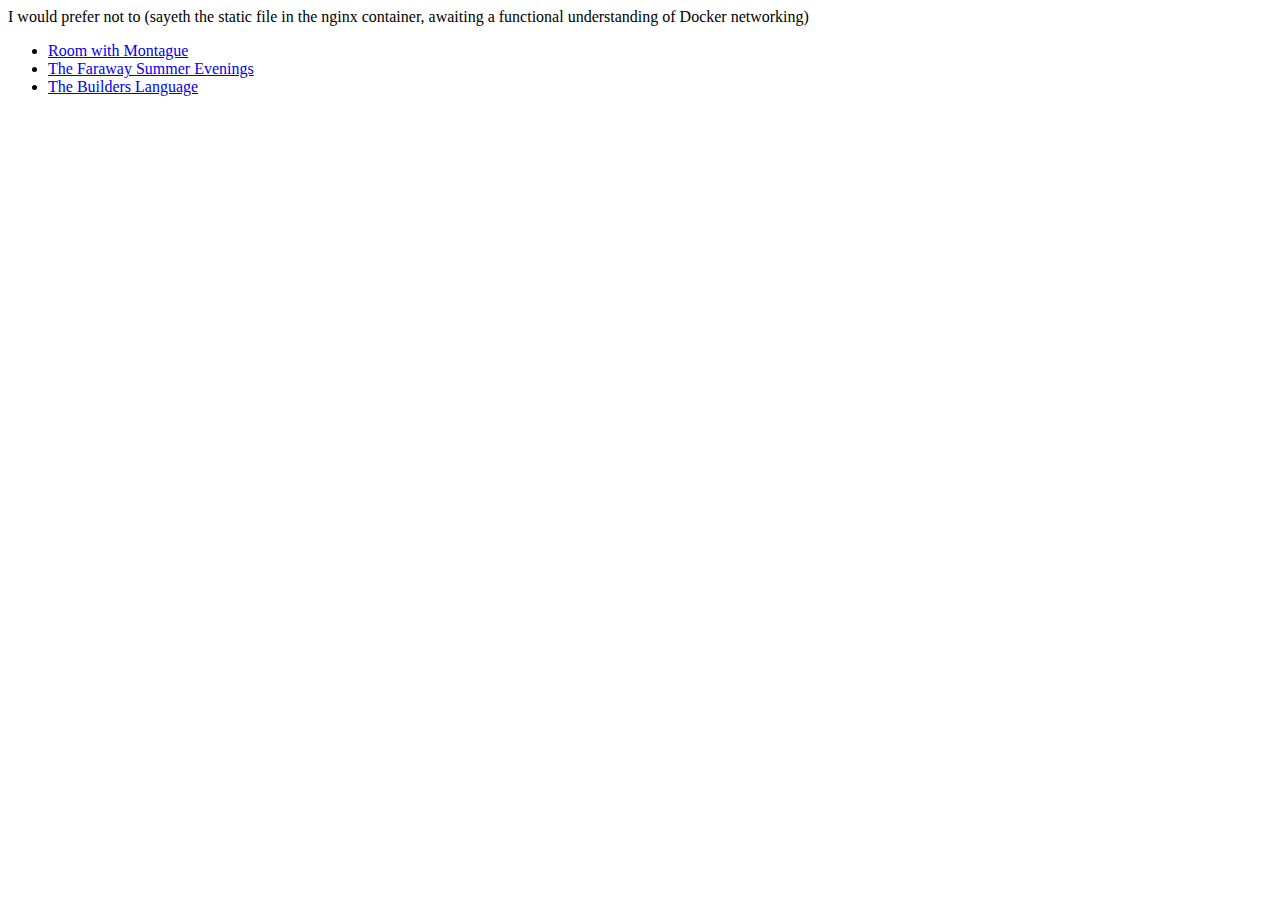
<file: carrythatload/hypertext_facade/index.html>
<html>
    <head>
        <title>No</title>
    </head>
    <body>
        I would prefer not to (sayeth the static file in the nginx container, awaiting a functional understanding of Docker networking)
        <ul>
            <li><a href="/rooms/">Room with Montague</a></li>
            <li><a href="/thefaraway/">The Faraway Summer Evenings</a></li>
            <li><a href="builderlang.html">The Builders Language</a></li>
        </ul>
    </body>
</html>
</file>
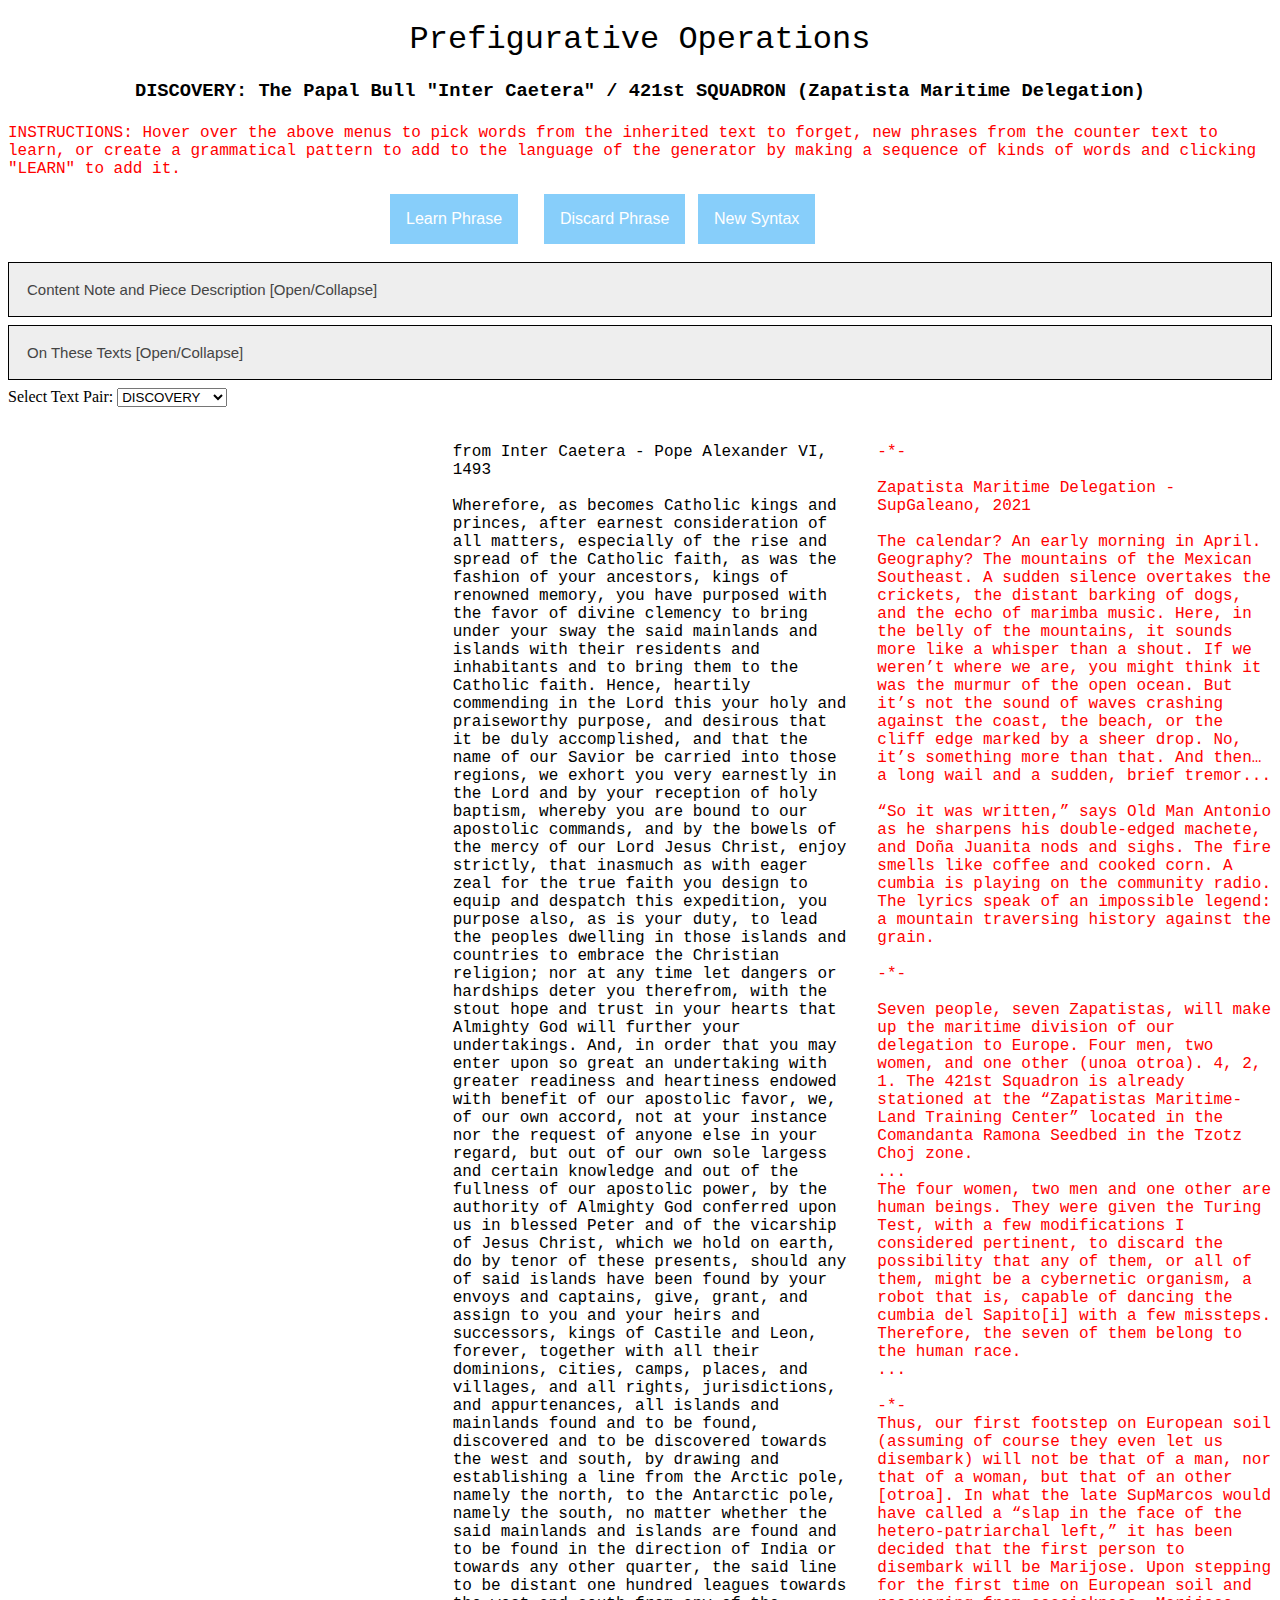
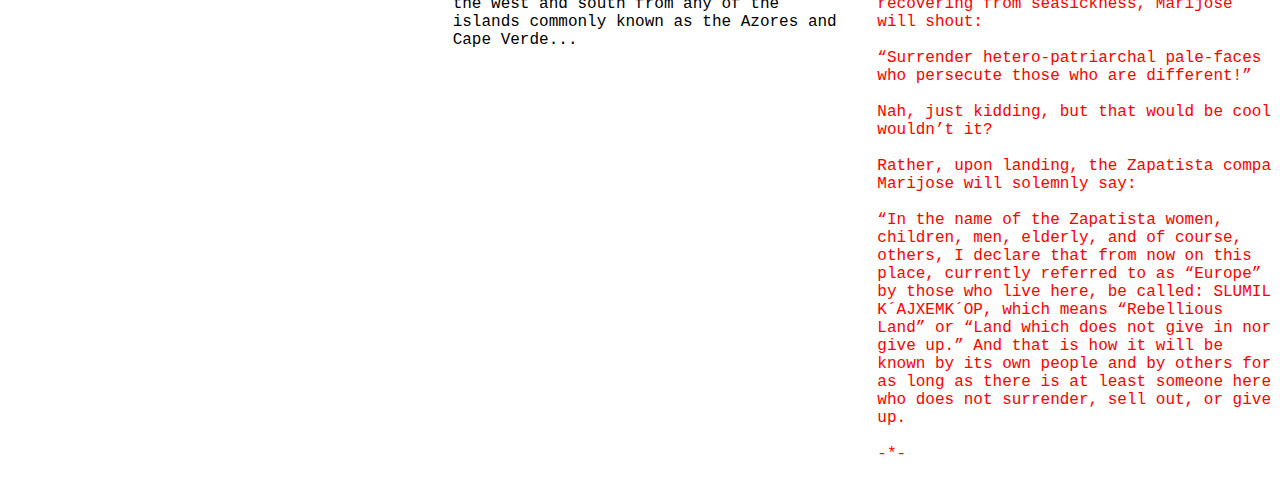
<file: carrythatload/hypertext_facade/facades/prefigurativeoperations/index.html>
<!DOCTYPE html>
<html lang="en">
<head>
    <meta charset="UTF-8">
    <meta name="viewport" content="width=device-width, initial-scale=1.0">
    <title>Prefigurative Operations</title>
    <link rel="stylesheet" href="prefigurativeoperations.css">
</head>
<body>
    <h1 class="title">Prefigurative Operations</h1>
    <h3 id="textNames"></h3>
    <h5 id="nextText"></h3>

    <p class="apologia" id="instructions">INSTRUCTIONS: Hover over the above menus to pick words from the inherited text to forget, new phrases from the counter text to learn, or create a grammatical pattern to add to the language of the generator by making a sequence of kinds of words and clicking "LEARN" to add it.</p>
    <div class="menubar">
        <div class="interventions">
            <button id="learn" class="intervention">Learn Phrase</button>
            <div id="newWords" class="dropdown-content">
                <a href="#" id="newword1">New 1</a>
                <a href="#" id="newword2">New 2</a>
                <a href="#" id="newword3">New 3</a>
            </div>
        </div>
        <div class="interventions">
            <button id="forget" class="intervention">Discard Phrase</button>
            <div id="oldWords" class="dropdown-content">
                <a href="#" id="oldword1">Old 1</a>
                <a href="#" id="oldword2">Old 2</a>
                <a href="#" id="oldword3">Old 3</a>
            </div>
        </div>
        <div class="interventions">
            <button id="newSyntax" class="intervention">New Syntax</button>
            <div id="newSyntax" class="dropdown-content">
                <a href="javascript:addCat('noun')" id="addNoun">Add Noun</a>
                <a href="javascript:addCat('verb')" id="addVerb">Add Verb</a>
                <a href="javascript:addCat('adjective')" id="addAdjective">Add Adjective</a>
                <a href="javascript:learnSyntax()" id="learnSyntax">LEARN: </a>
                <a href="javascript:resetSyntax()" id="resetSyntax">RESET</a>
            </div>
        </div>
    </div>
    <button type="button" class="collapsible">Content Note and Piece Description [Open/Collapse]</button>
    <div class="content">
    <p class="apologia">These texts may mention bodily harm, racialized and anti-Indigenous violence, gendered and sexual violence, enslavement, and imprisonment. Prefigurative Operations invites readers to dismantle and refigure texts within the adversarial constraints of a colonial racial capitalist discourse, using critical counter-texts. What words and what syntax can show potential liberatory roads. The designer only hopes to be a vector for a few spores of the counter-texts' meanings and forms, not mine to fully know. Due to the hegemonic dynamics of algorithmic language processing, all texts are considered only in their English translation (the other side of this coin being, for now, some greater possibilites of subtlety and evasion in non-hegemonic languages).</p>
    </div>
    <button type="button" class="collapsible">On These Texts [Open/Collapse]</button>
    <div class="content">
    <p class="apologia" id="onTexts"></p>
    </div>
    <label for ="pairings">Select Text Pair: </label>
    <select name="pairings" id="pairings">
    </select>
    <div class="palimpsest">
        <div class="text">
            <p id="composition"></p>
        </div>
        <div class="text">
            <p id="canon"></p>
        </div>
        <div class="text">
            <p id="counter"></p>
        </div>
    </div>
    <script src="compromise.js"></script>
    <script src="prefigurativeoperations.js"></script>
</body>
</html>
</file>
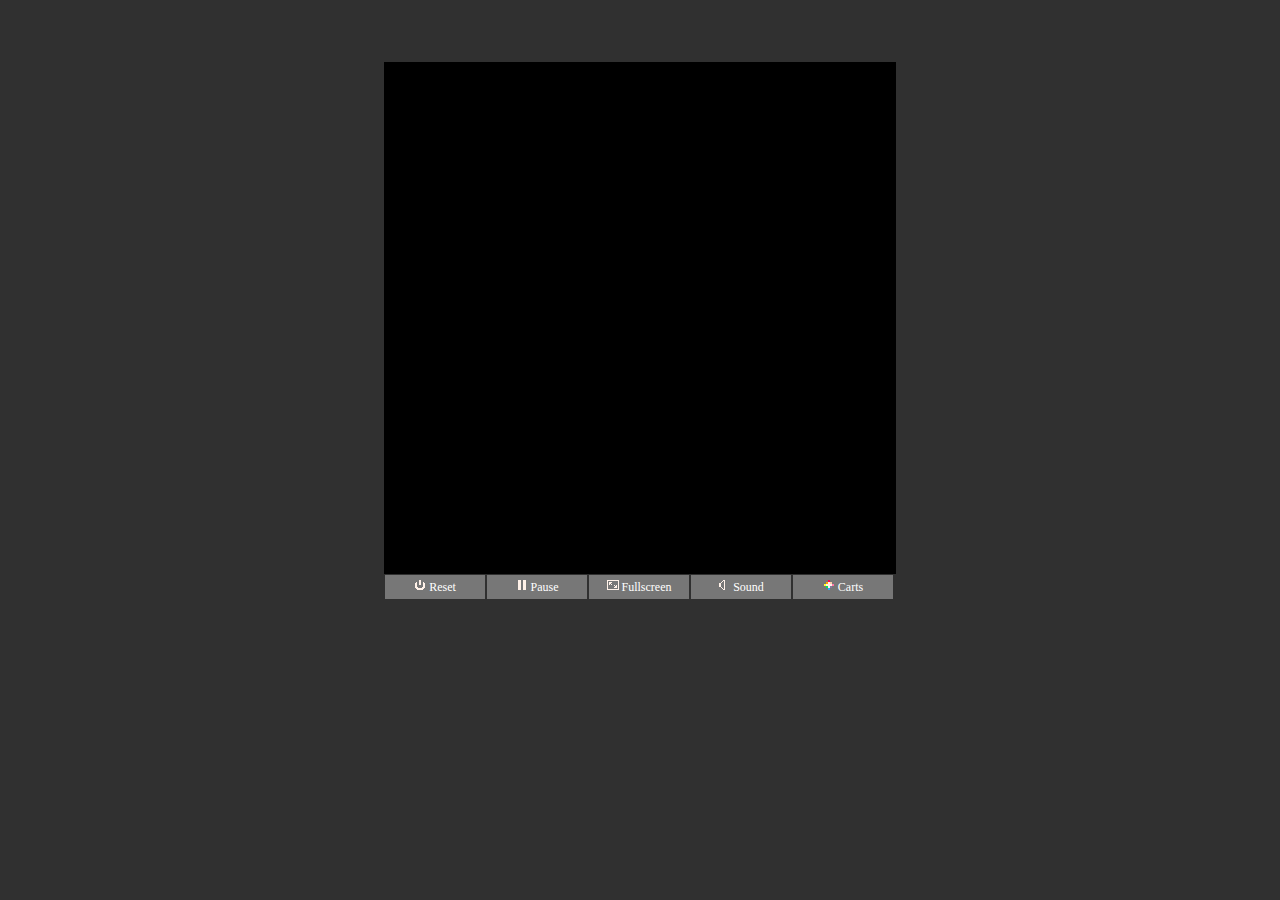
<file: carrythatload/hypertext_facade/builderlang.html>
﻿<html>
    <head>
        <meta charset="utf-8">
        <meta http-equiv="X-UA-Compatible" content="IE=edge">
        <title>PICO-8 Cartridge</title>
        <meta name="description" content="">

<STYLE TYPE="text/css">
<!--

canvas#canvas { width: 512px; height: 512px; }

.pico8_el {
	float:left;
	width:92px;
	display:inline-block; 
  	margin: 1px;
	padding: 4px;
	text-align: center;
	color:#fff;
	background-color:#777;
	font-family : verdana;
	font-size: 9pt;
	cursor: pointer;
	cursor: hand;
}
.pico8_el a{
	text-decoration: none;
	color:#fff;
}

.pico8_el:hover{
	background-color:#aaa;
}

.pico8_el:link{
	background-color:#aaa;
}

canvas{
    image-rendering: optimizeSpeed;
    image-rendering: -moz-crisp-edges;
    image-rendering: -webkit-optimize-contrast;
    image-rendering: optimize-contrast;
    image-rendering: pixelated;
    -ms-interpolation-mode: nearest-neighbor;
    border: 0px
}

-->
</STYLE>
    
</head>

<body bgcolor=#303030>

	<br><br><br>

	<center><div style="width:512px;">

	<canvas class="emscripten" id="canvas" oncontextmenu="event.preventDefault()"></canvas>

	<script type="text/javascript">
		var canvas = document.getElementById("canvas");
		canvas.width = window.innerWidth;
		canvas.height = window.innerHeight;

		// show Emscripten environment where the canvas is
		// arguments are passed to PICO-8
		
		var Module = {};
		Module.canvas = canvas;
		
		/*
			// When pico8_buttons is defined, PICO-8 takes each int to be a live bitfield
			// representing the state of each player's buttons
			
			var pico8_buttons = [0, 0, 0, 0, 0, 0, 0, 0]; // max 8 players
			pico8_buttons[0] = 2 | 16; // example: player 0, RIGHT and Z held down
			
			// when pico8_gpio is defined, reading and writing to gpio pins will
			// read and write to these values
			var pico8_gpio = new Array(128);
		*/
	</script>

	<script async type="text/javascript" src="builderlang.js"></script>
	  
	<script>
		// key blocker. prevent cursor keys from scrolling page while playing cart.
		
		function onKeyDown_blocker(event) {
			event = event || window.event;
			var o = document.activeElement;
			if (!o || o == document.body || o.tagName == "canvas")
			{
				if ([32, 37, 38, 39, 40].indexOf(event.keyCode) > -1)
				{
					if (event.preventDefault) event.preventDefault();
				}
			}
		}

		document.addEventListener('keydown', onKeyDown_blocker, false);

	</script>
        
	<br>

	<div class=pico8_el onclick="Module.pico8Reset();">

	<img src="[data-uri]" alt="Reset" width=12 height=	12/>

	Reset</div>

	<div class=pico8_el onclick="Module.pico8TogglePaused();">

	<img src="[data-uri]" alt="Pause" width=12 height=12/>

	Pause</div>
	<div class=pico8_el onclick="Module.requestFullScreen(true, false);">
	<img src="[data-uri]" alt="Fullscreen" width=12 height=12/>

	Fullscreen</div>
	<div class=pico8_el onclick="Module.pico8ToggleSound();">
	<img src="[data-uri]" alt="Toggle Sound" width=12 height=12/>
	
	Sound</div>
	<div class=pico8_el ><a target="_new" href="http://www.lexaloffle.com/bbs/?cat=7&sub=2">
	<img src="[data-uri]" alt="More Carts" width=12 height=12/>

	Carts</a></div>

	<br>	

	</div></center>
	<br><br>

</body></html>
</file>
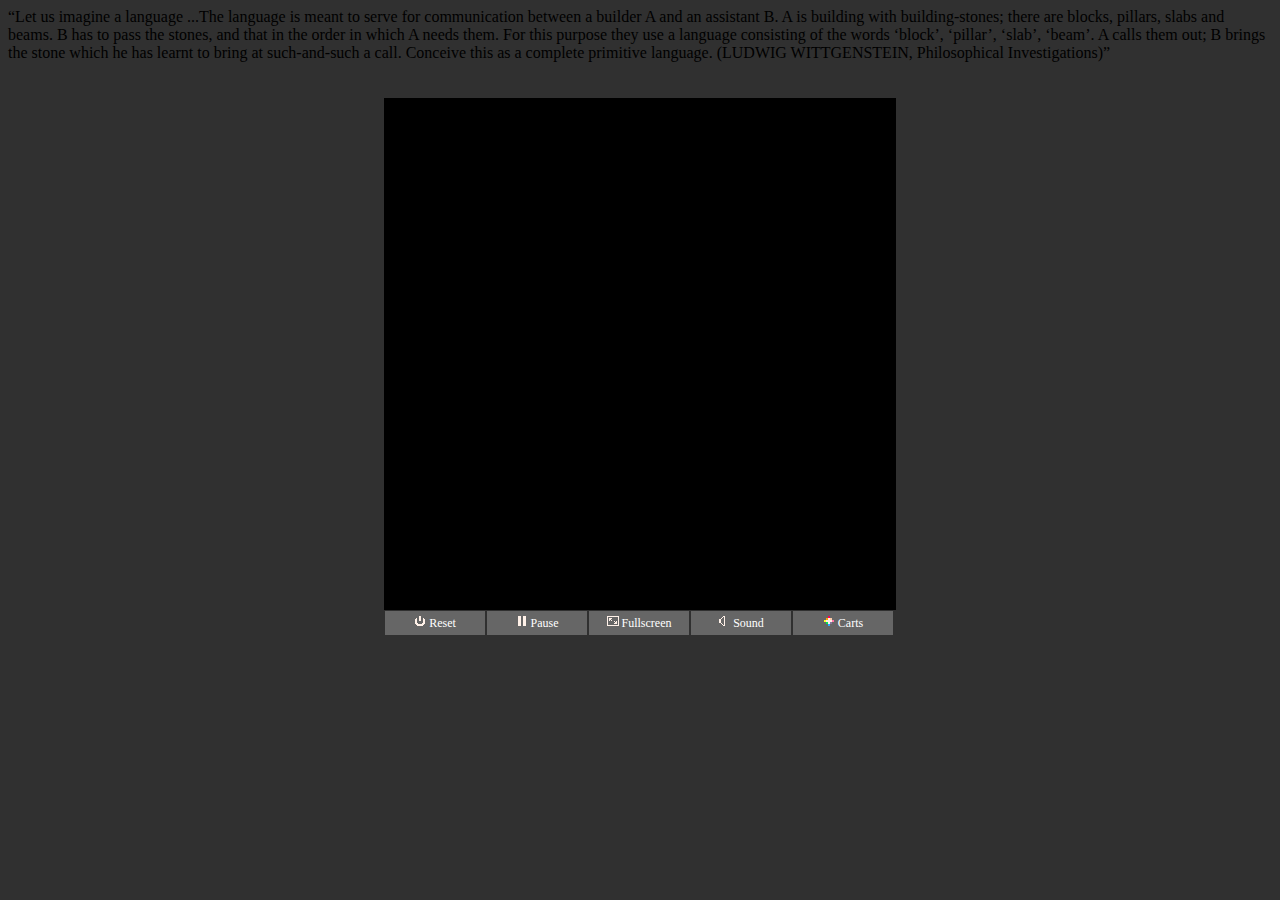
<file: carrythatload/hypertext_facade/facades/builderlang.html>
﻿<html>
    <head>
        <meta charset="utf-8">
        <meta http-equiv="X-UA-Compatible" content="IE=edge">
        <title>PICO-8 Cartridge</title>
        <meta name="description" content="">

<STYLE TYPE="text/css">
<!--

canvas#canvas { width: 512px; height: 512px; }

.pico8_el {
	float:left;
	width:92px;
	display:inline-block; 
  	margin: 1px;
	padding: 4px;
	text-align: center;
	color:#fff;
	background-color:#666;
	font-family : verdana;
	font-size: 9pt;
	cursor: pointer;
	cursor: hand;
}
.pico8_el a{
	text-decoration: none;
	color:#fff;
}

.pico8_el:hover{
	background-color:#aaa;
}

.pico8_el:link{
	background-color:#aaa;
}

canvas{
    image-rendering: optimizeSpeed;
    image-rendering: -moz-crisp-edges;
    image-rendering: -webkit-optimize-contrast;
    image-rendering: optimize-contrast;
    image-rendering: pixelated;
    -ms-interpolation-mode: nearest-neighbor;
    border: 0px
}

-->
</STYLE>
    
</head>

<body bgcolor=#303030>

    <q>Let us imagine a language ...The language is meant to serve for communication between a builder A and an assistant B. A is building with building-stones; there are blocks, pillars, slabs and beams. B has to pass the stones, and that in the order in which A needs them. For this purpose they use a language consisting of the words ‘block’, ‘pillar’, ‘slab’, ‘beam’. A calls them out; B brings the stone which he has learnt to bring at such-and-such a call. Conceive this as a complete primitive language. (LUDWIG WITTGENSTEIN, Philosophical Investigations)</q>

	<br><br><br>

	<center><div style="width:512px;">

	<canvas class="emscripten" id="canvas" oncontextmenu="event.preventDefault()"></canvas>

	<script type="text/javascript">
		var canvas = document.getElementById("canvas");
		canvas.width = window.innerWidth;
		canvas.height = window.innerHeight;

		// show Emscripten environment where the canvas is
		// arguments are passed to PICO-8
		
		var Module = {};
		Module.canvas = canvas;
		
		/*
			// When pico8_buttons is defined, PICO-8 takes each int to be a live bitfield
			// representing the state of each player's buttons
			
			var pico8_buttons = [0, 0, 0, 0, 0, 0, 0, 0]; // max 8 players
			pico8_buttons[0] = 2 | 16; // example: player 0, RIGHT and Z held down
			
			// when pico8_gpio is defined, reading and writing to gpio pins will
			// read and write to these values
			var pico8_gpio = new Array(128);
		*/
	</script>

	<script async type="text/javascript" src="builderlang.js"></script>
	  
	<script>
		// key blocker. prevent cursor keys from scrolling page while playing cart.
		
		function onKeyDown_blocker(event) {
			event = event || window.event;
			var o = document.activeElement;
			if (!o || o == document.body || o.tagName == "canvas")
			{
				if ([32, 37, 38, 39, 40].indexOf(event.keyCode) > -1)
				{
					if (event.preventDefault) event.preventDefault();
				}
			}
		}

		document.addEventListener('keydown', onKeyDown_blocker, false);

	</script>
        
	<br>

	<div class=pico8_el onclick="Module.pico8Reset();">

	<img src="[data-uri]" alt="Reset" width=12 height=	12/>

	Reset</div>

	<div class=pico8_el onclick="Module.pico8TogglePaused();">

	<img src="[data-uri]" alt="Pause" width=12 height=12/>

	Pause</div>
	<div class=pico8_el onclick="Module.requestFullScreen(true, false);">
	<img src="[data-uri]" alt="Fullscreen" width=12 height=12/>

	Fullscreen</div>
	<div class=pico8_el onclick="Module.pico8ToggleSound();">
	<img src="[data-uri]" alt="Toggle Sound" width=12 height=12/>
	
	Sound</div>
	<div class=pico8_el ><a target="_new" href="http://www.lexaloffle.com/bbs/?cat=7&sub=2">
	<img src="[data-uri]" alt="More Carts" width=12 height=12/>

	Carts</a></div>

	<br>	

	</div></center>
	<br><br>

</body></html>
</file>
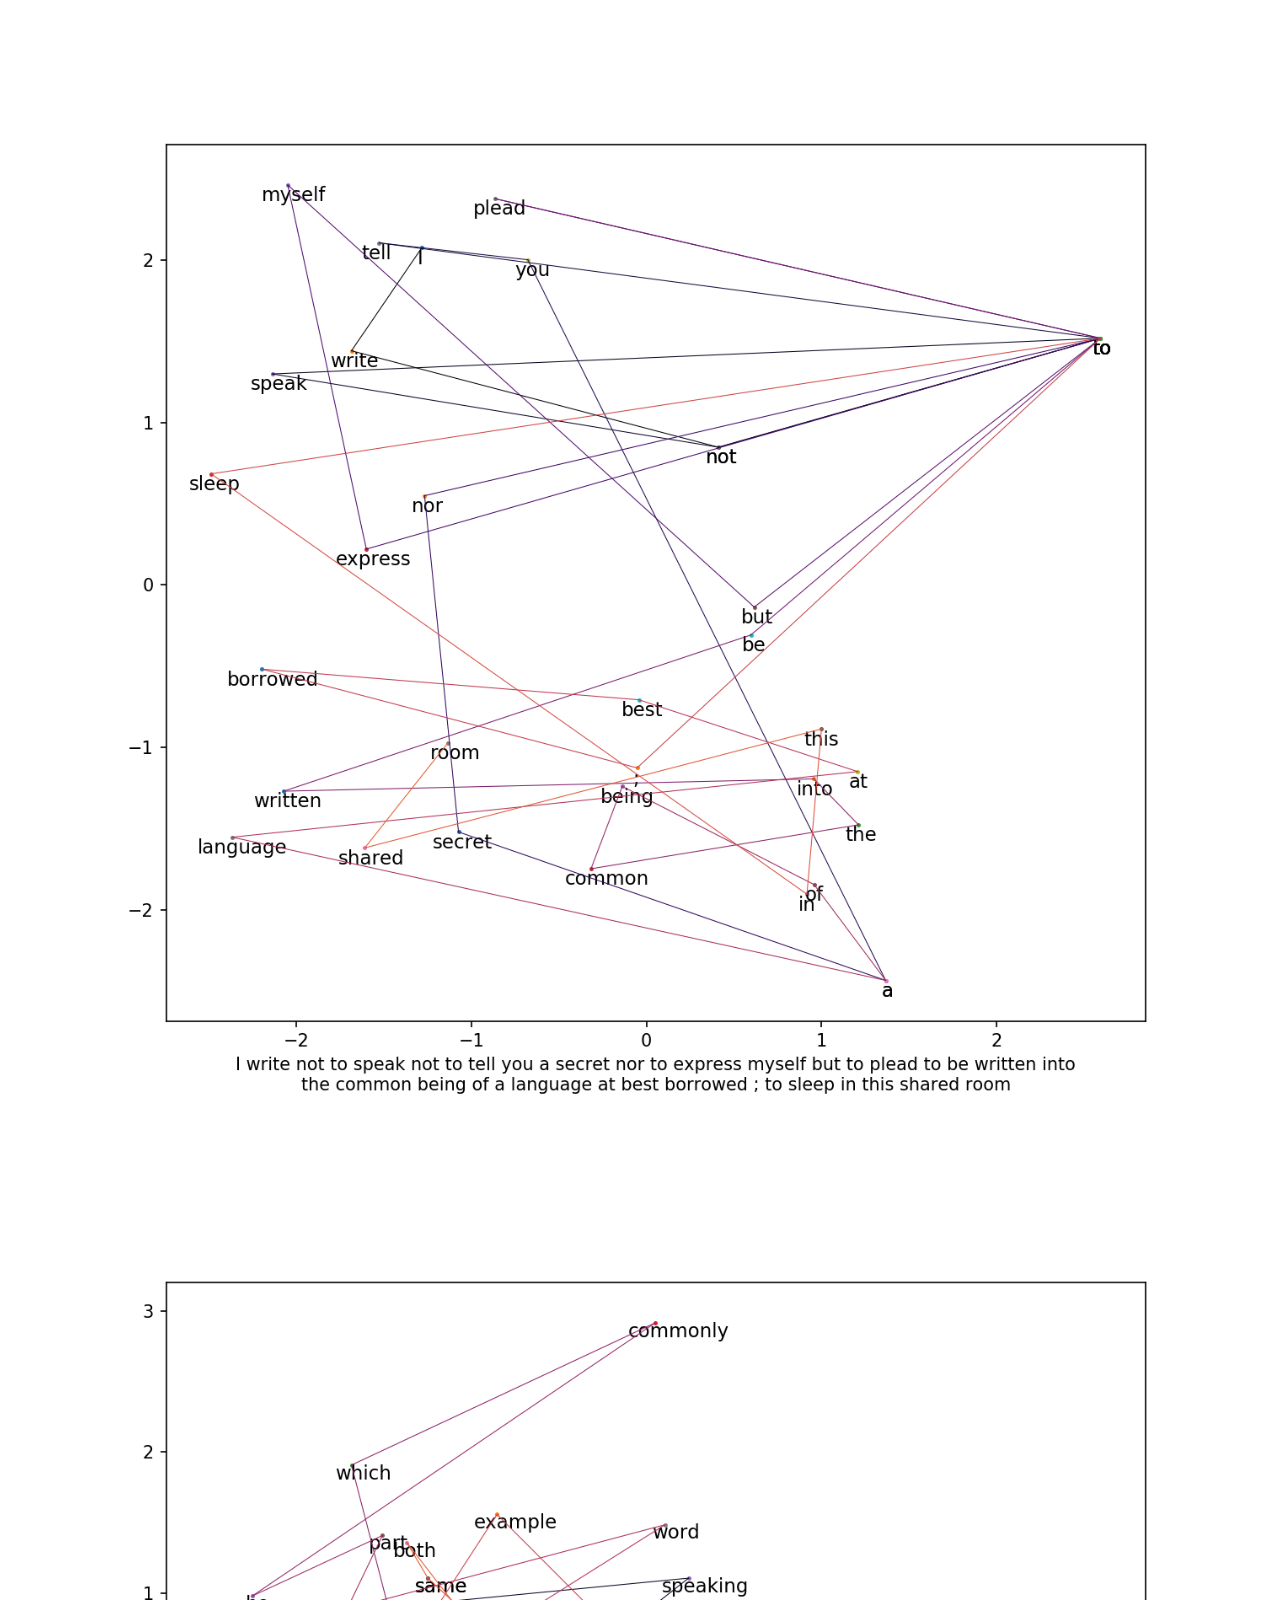
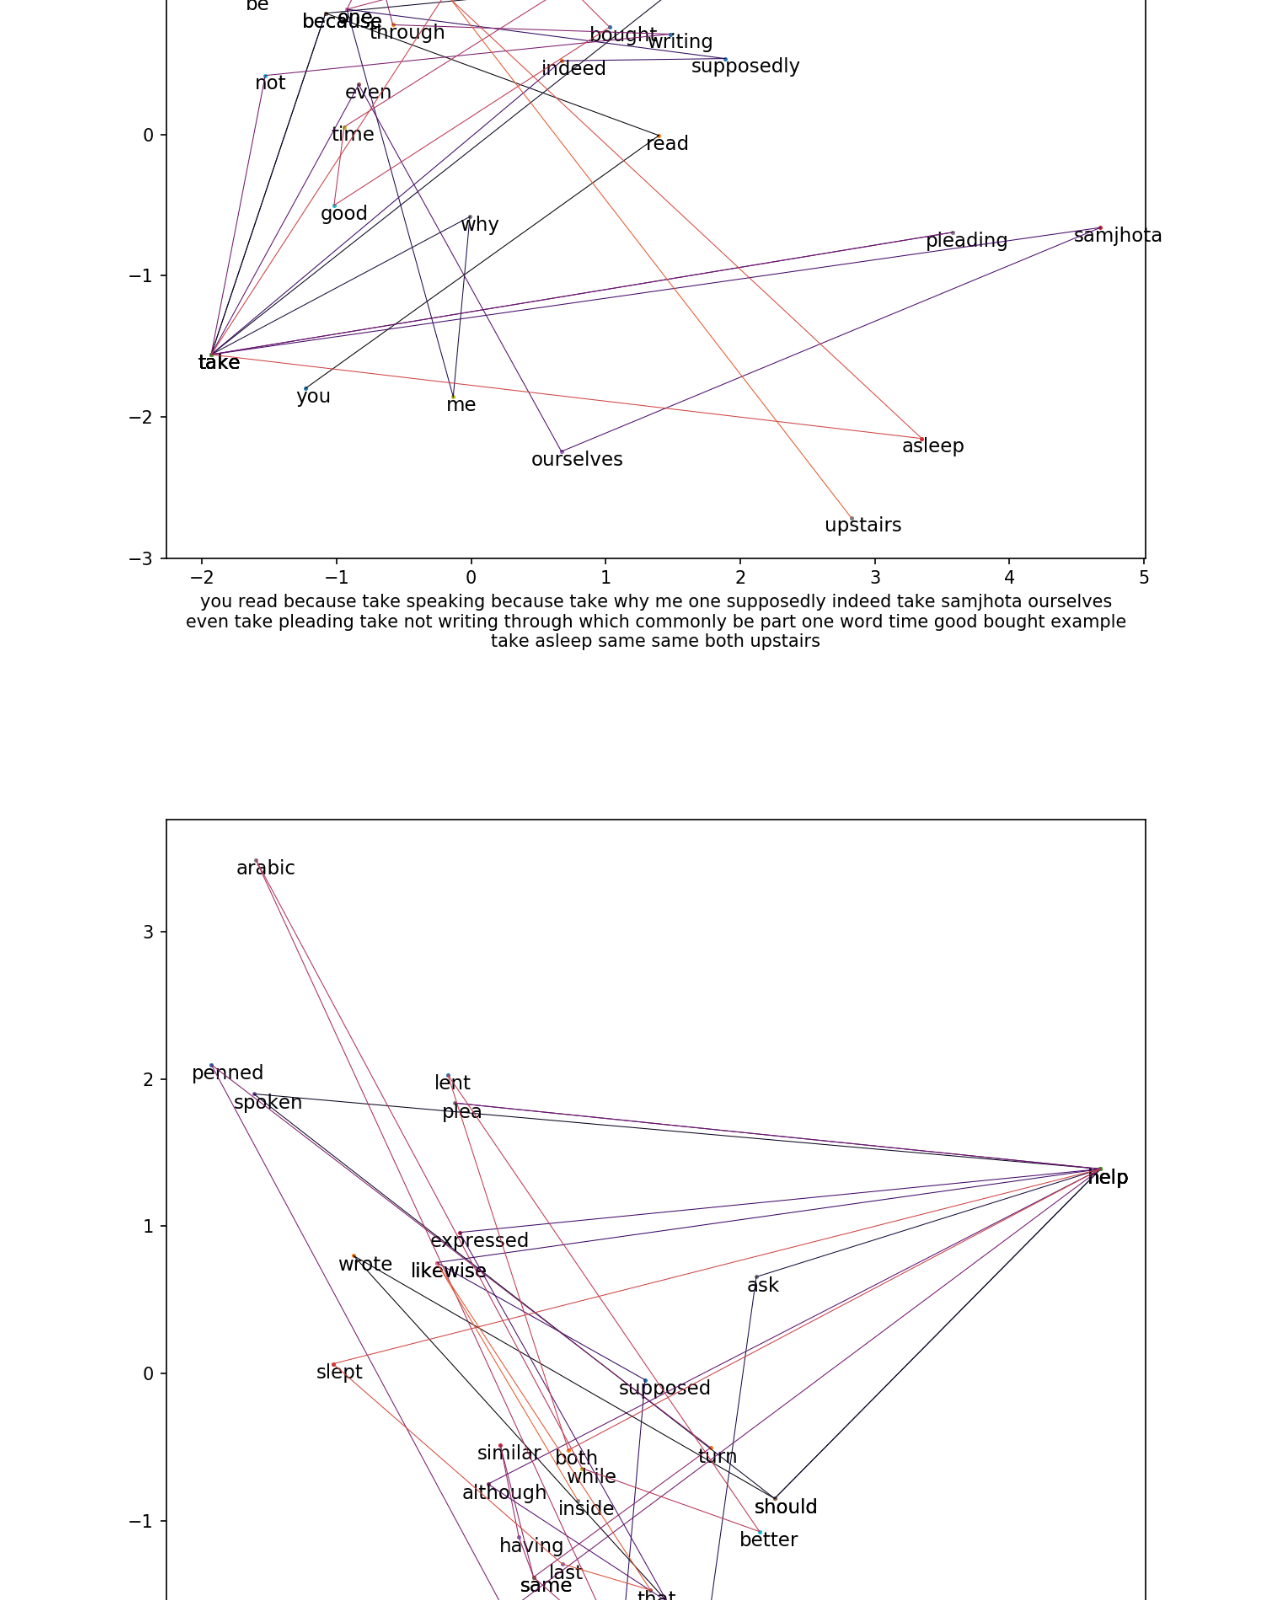
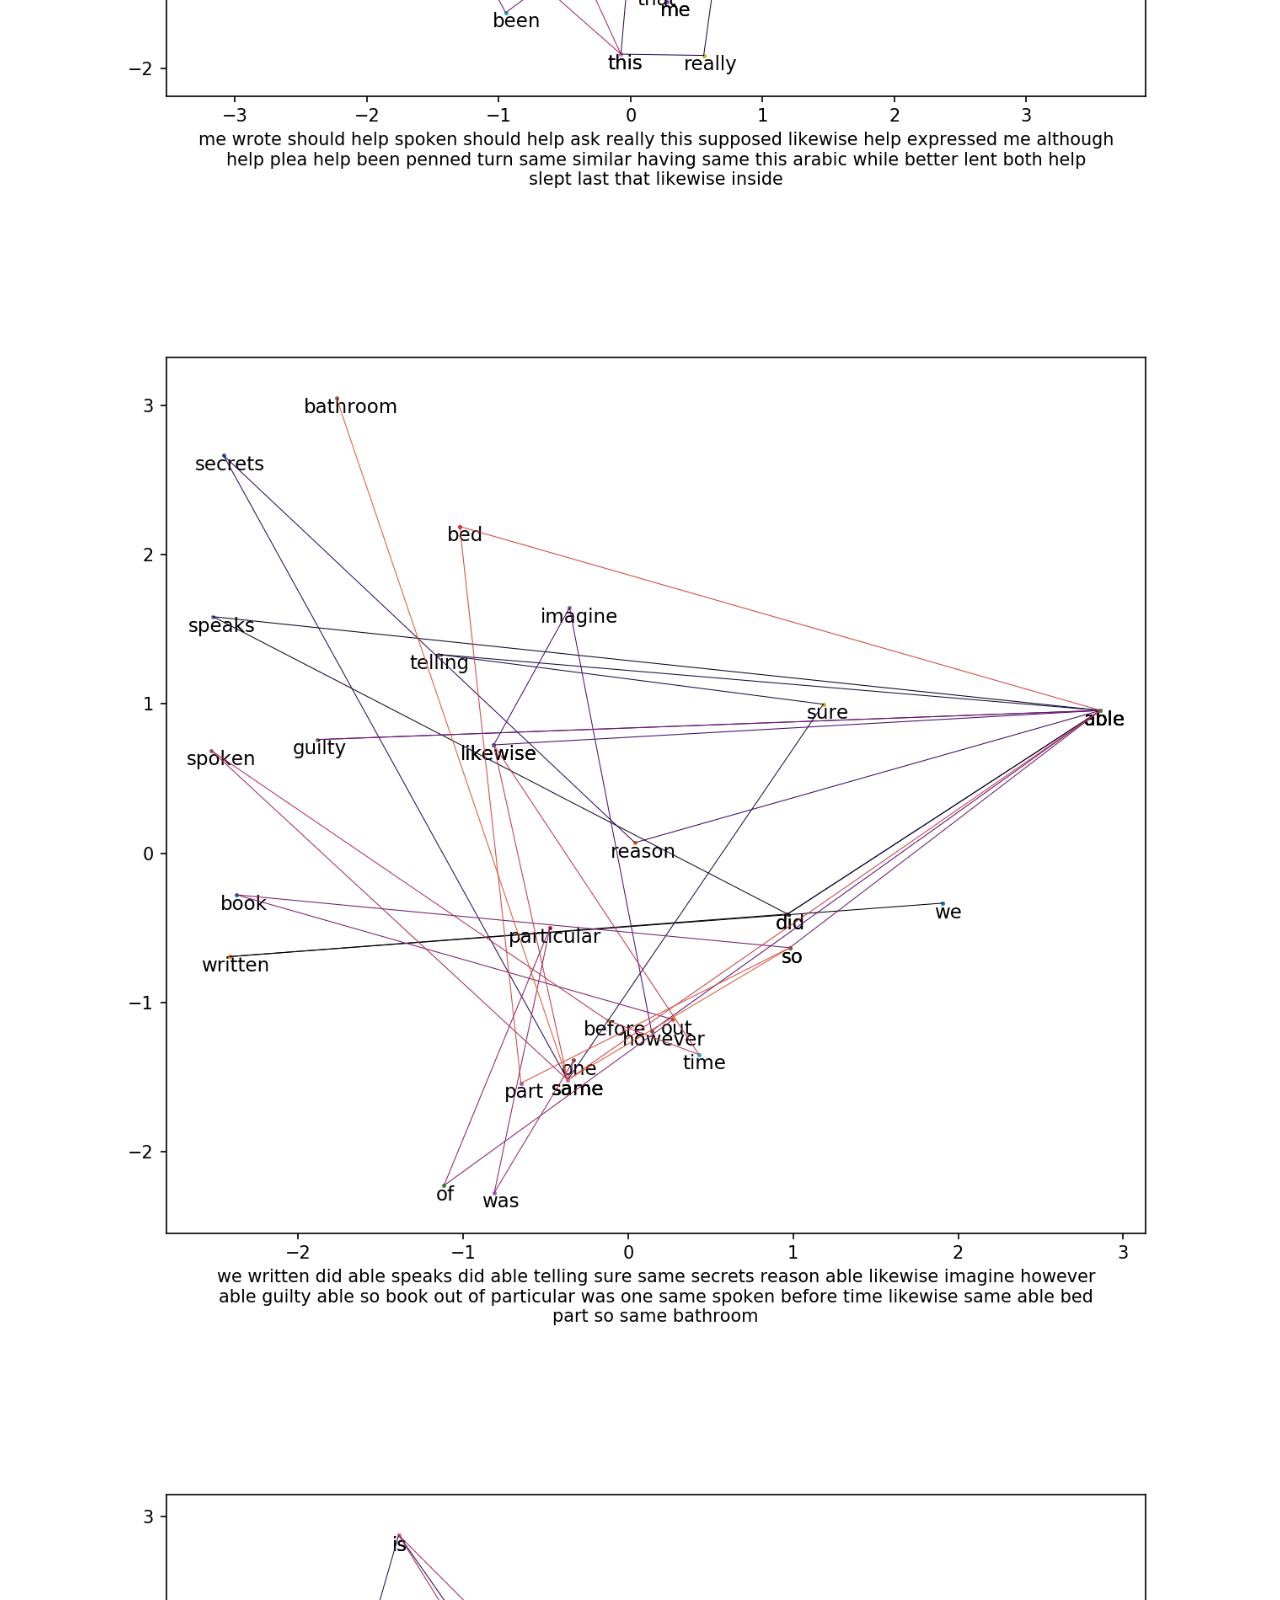
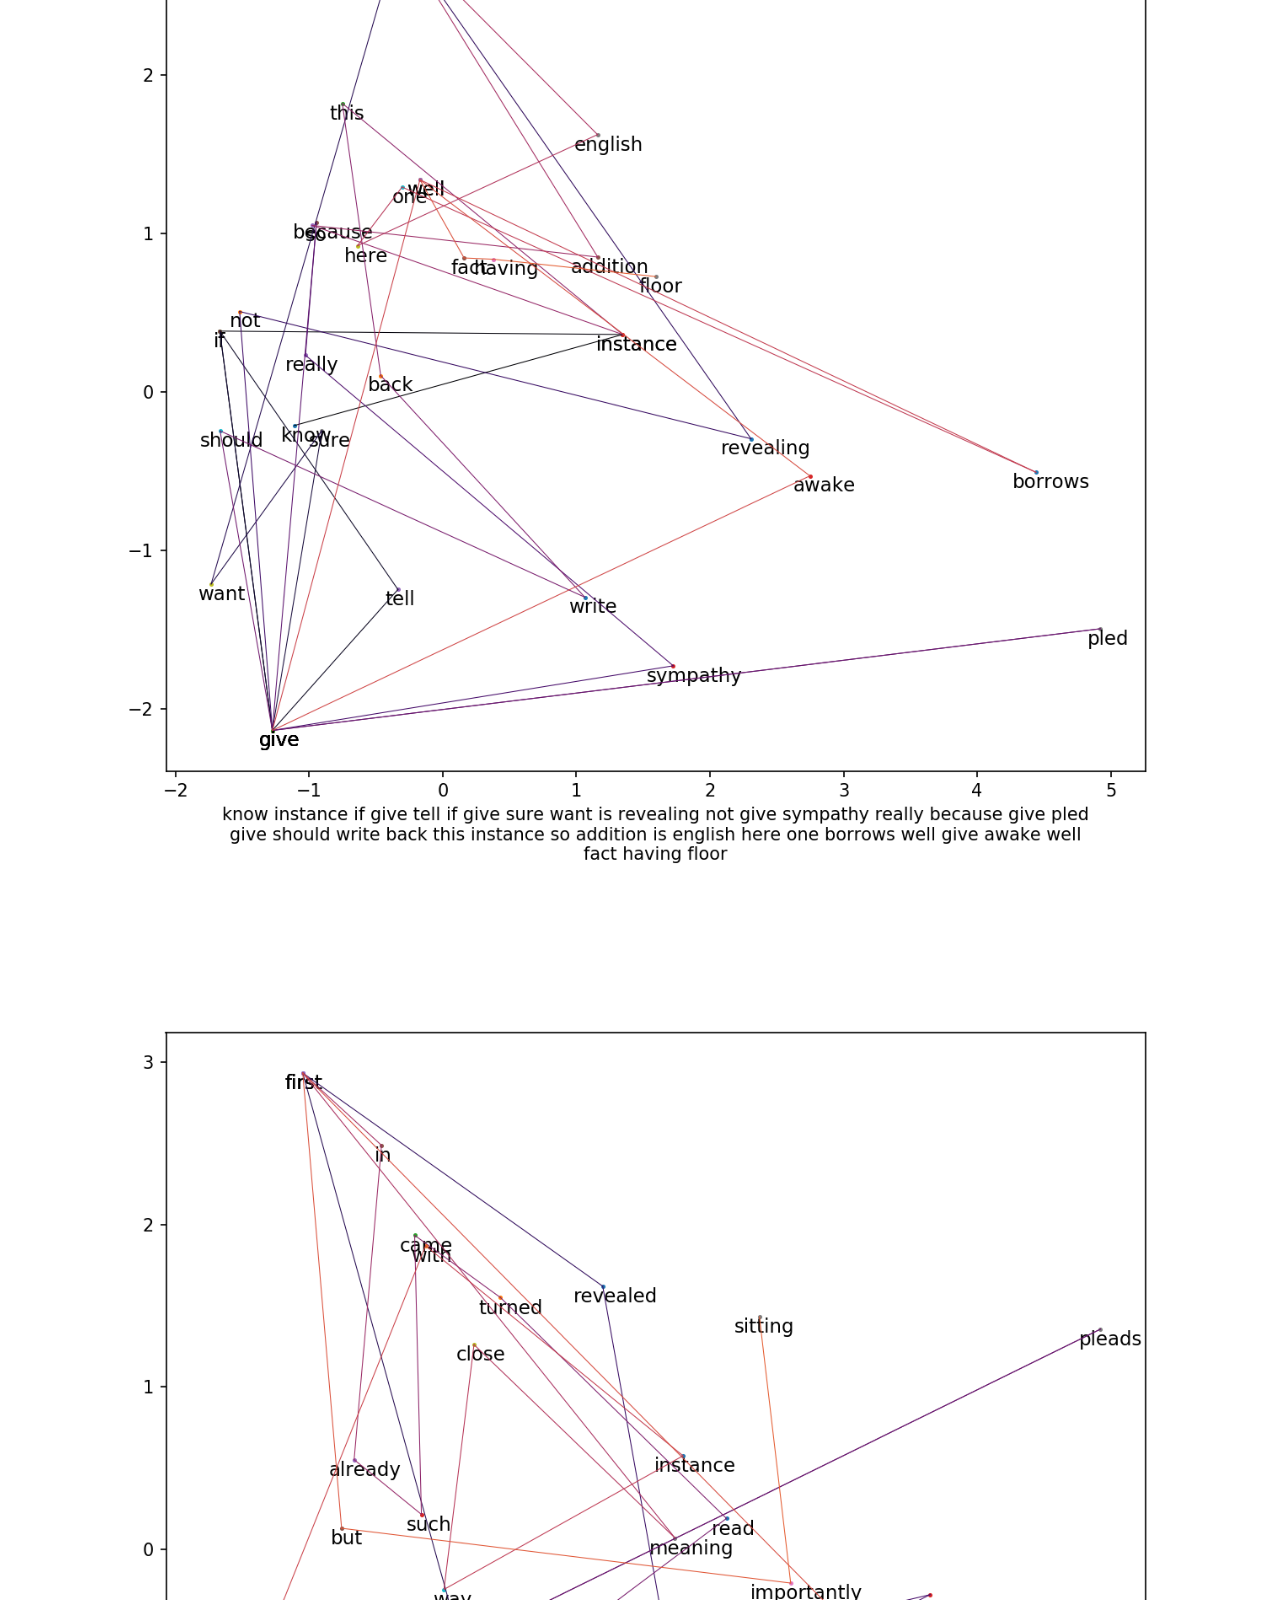
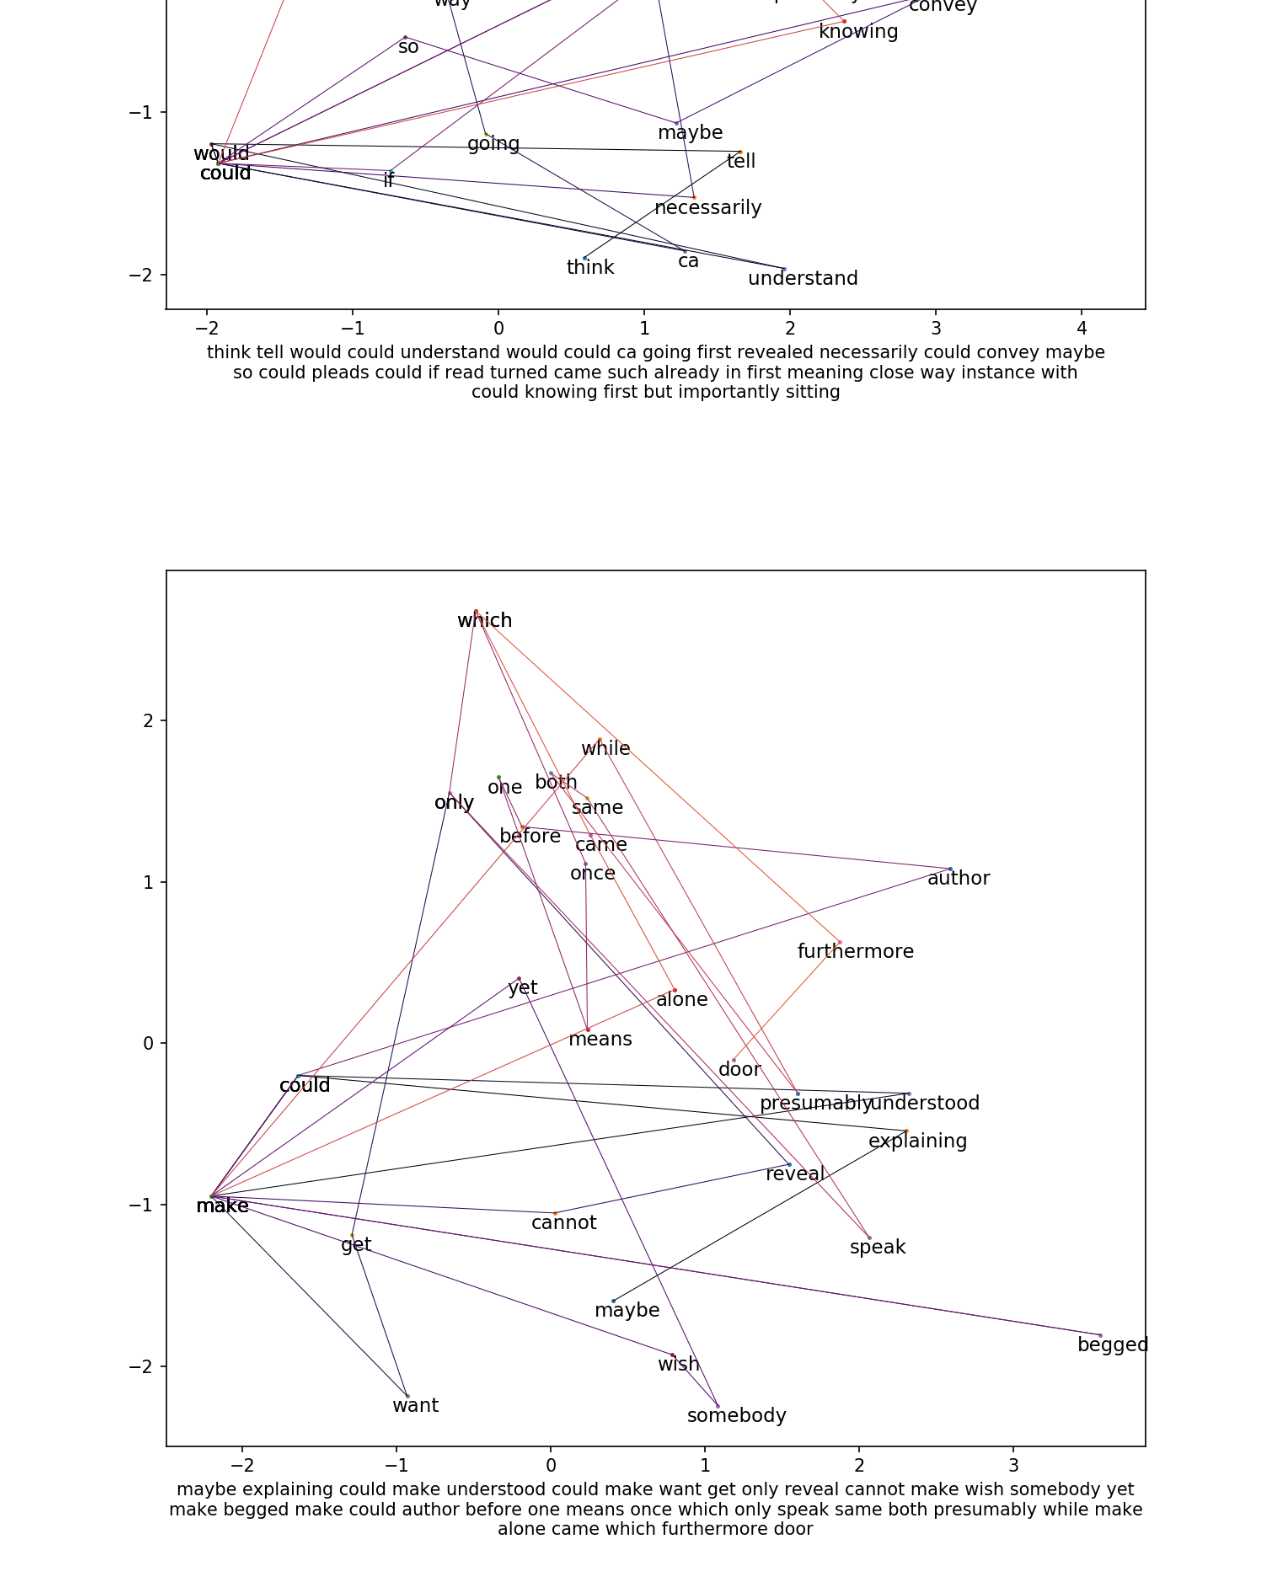
<file: carrythatload/hypertext_facade/facades/embed.html>
<html><head>
    <style>
        img {
            max-width: 100%;
            height: auto;
            width: auto\9; /* ie8 */
        }
    </style>
</head>
<body>
    <div id="out"></div>
    <script>
        o = document.getElementById("out");
        for(var i=0; i <=6; i++) {
            o.innerHTML += "<img src='embed"+i+".png' alt='a word embedding poem' />";
        }
    </script>

</body></html>
</file>
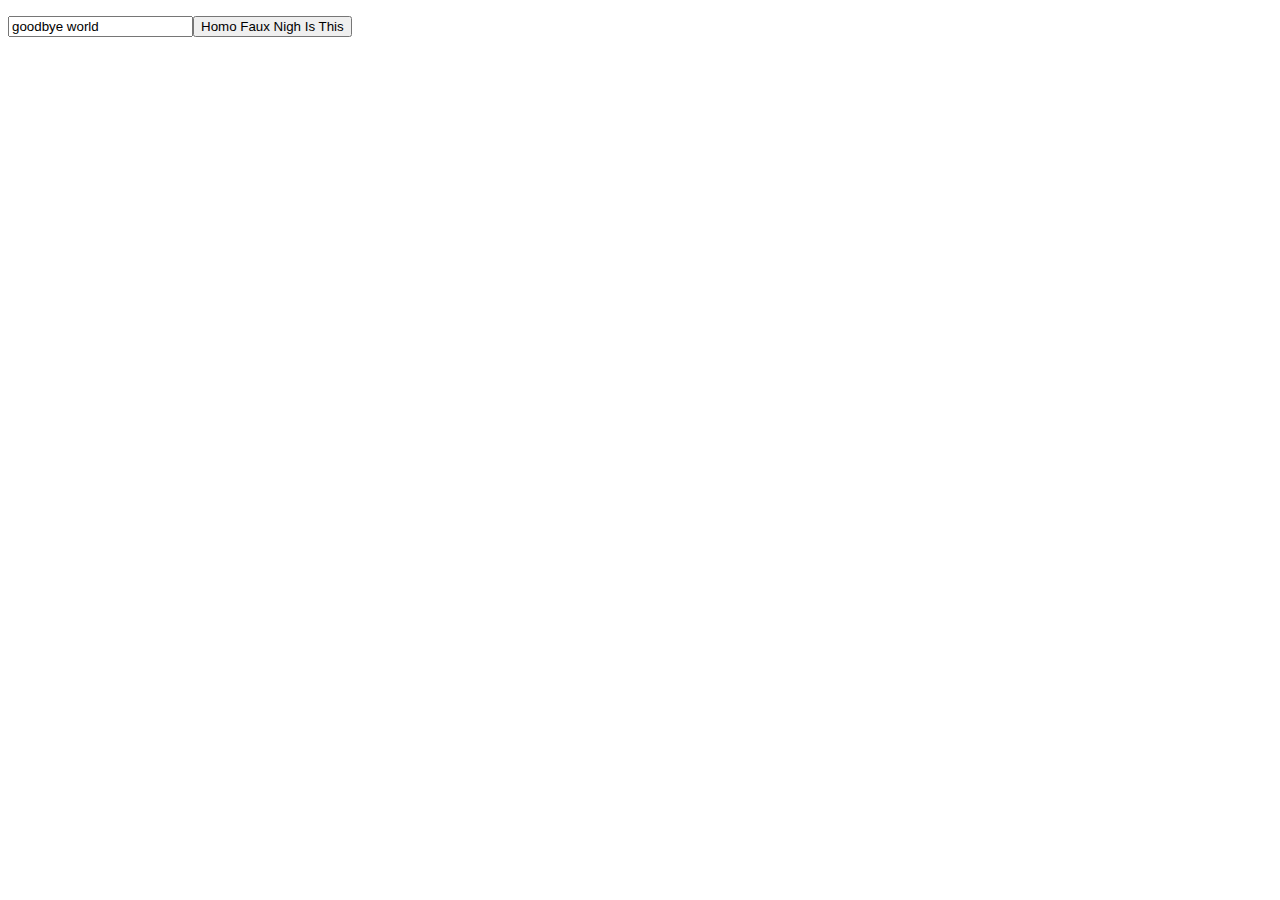
<file: carrythatload/hypertext_facade/facades/homofauxin.html>
<!doctype html>
<html>
  <head>
    <meta charset="utf-8">
    <meta name=viewport
  content="width=device-width, initial-scale=1.0, minimum-scale=0.5 maximum-scale=1.0">
    <title>Homo Faux Nigh Is This</title>
    <meta name="description" content="Webpage for automated homophone translator">
    <!--[if lt IE 9]>
      <script src="//html5shiv.googlecode.com/svn/trunk/html5.js" type="text/javascript"></script>
    <![endif]-->
  </head>
  <body> 
    <p><input type="text" id="homofauxin-source" value="goodbye world"></input><button id="translate-button">Homo Faux Nigh Is This</button></p>
    <script src="https://code.jquery.com/jquery-3.3.1.min.js" integrity="sha256-FgpCb/KJQlLNfOu91ta32o/NMZxltwRo8QtmkMRdAu8=" crossorigin="anonymous"></script>
    <div id="out"></div>
    <script src="homofauxin.js"></script>
  </body>
</html>
</file>
<file: carrythatload/hypertext_facade/facades/prefigurativeoperations/prefigurativeoperations.css>
h1,h2,h3,h4,h5,p{
    font-family: 'Courier New', monospace;
}
h1,h2,h3,h4,h5{
    text-align: center;
}
.title {
    size: larger;
    font-weight: normal;
    text-align: center;
}
.text{
    width: 400px;
}
.palimpsest {
    margin: 20px;
    display: grid;
    gap: 50px;
    grid-template-columns: repeat(auto-fit, minmax(25vw, 1fr));
}
#canon {
    color: black;
}
#counter, #instructions {
    color: red;
}
#composition {
    font-weight: bolder;
}
.intervention {
    background-color: lightskyblue;
    color: white;
    padding: 16px;
    font-size: 16px;
    border: none;
}

/* The container <div> - needed to position the dropdown content */
.interventions {
    position: relative;
    display: inline-block;
    width: 150px;
}

.menubar{
    margin: auto;
    display: block;
    width: 500px;
    padding-bottom: 2vh;
}

/* Dropdown Content (Hidden by Default) */
.dropdown-content {
    display: none;
    position: absolute;
    background-color: #f1f1f1;
    min-width: 160px;
    box-shadow: 0px 8px 16px 0px rgba(0,0,0,0.2);
    z-index: 1;
}

/* Links inside the dropdown */
.dropdown-content a {
    color: black;
    padding: 12px 16px;
    text-decoration: none;
    display: block;
}

/* Change color of dropdown links on hover */
.dropdown-content {background-color: #ddd;}

/* Show the dropdown menu on hover */
.interventions:hover .dropdown-content {display: block;}

/* Change the background color of the dropdown button when the dropdown content is shown */
.interventions:hover .intervention {background-color: #3e8e41;}

/* Style the button that is used to open and close the collapsible content */
.collapsible {
    background-color: #eee;
    color: #444;
    cursor: pointer;
    padding: 18px;
    width: 100%;
    border: solid thin black;
    text-align: left;
    outline: none;
    font-size: 15px;
    margin-bottom: 8px;
}

/* Add a background color to the button if it is clicked on (add the .active class with JS), and when you move the mouse over it (hover) */
.active, .collapsible:hover {
    background-color: #ccc;
}

/* Style the collapsible content. Note: hidden by default */
.content {
    padding: 0 18px;
    display: none;
    overflow: hidden;
    background-color: #f1f1f1;
}
</file>
